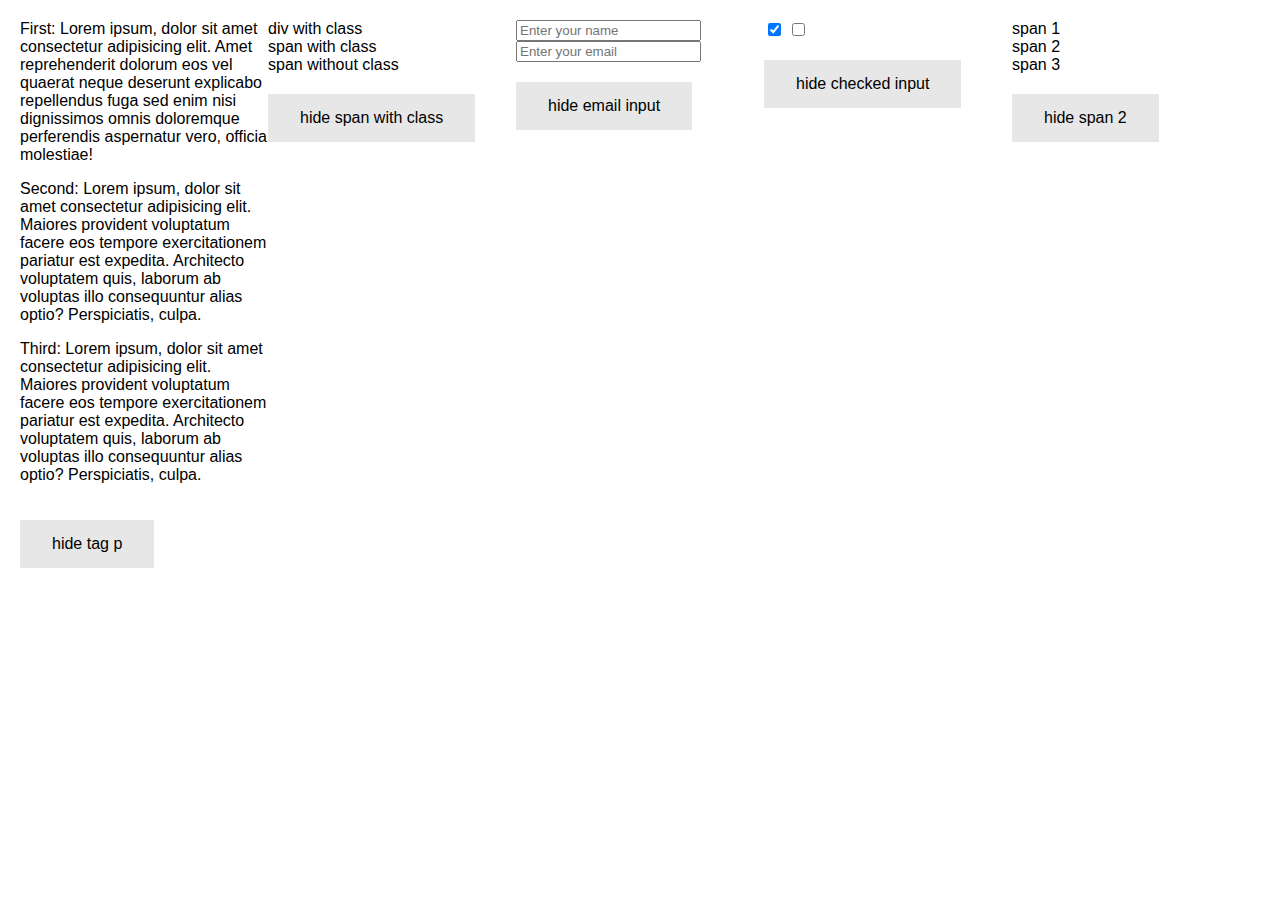
<file: hide-elements/index.html>
<!DOCTYPE html>
<html lang="en">
  <head>
    <meta charset="UTF-8" />
    <meta name="viewport" content="width=device-width, initial-scale=1.0" />
    <title>Hide Elements</title>
    <link rel="stylesheet" href="./style.css" />
  </head>
  <body>
    <section>
      <p>
        First: Lorem ipsum, dolor sit amet consectetur adipisicing elit. Amet
        reprehenderit dolorum eos vel quaerat neque deserunt explicabo
        repellendus fuga sed enim nisi dignissimos omnis doloremque perferendis
        aspernatur vero, officia molestiae!
      </p>
      <p>
        Second: Lorem ipsum, dolor sit amet consectetur adipisicing elit.
        Maiores provident voluptatum facere eos tempore exercitationem pariatur
        est expedita. Architecto voluptatem quis, laborum ab voluptas illo
        consequuntur alias optio? Perspiciatis, culpa.
      </p>
      <p>
        Third: Lorem ipsum, dolor sit amet consectetur adipisicing elit. Maiores
        provident voluptatum facere eos tempore exercitationem pariatur est
        expedita. Architecto voluptatem quis, laborum ab voluptas illo
        consequuntur alias optio? Perspiciatis, culpa.
      </p>
      <button id="btn1">hide tag p</button>
    </section>

    <section>
      <div class="my-span">div with class</div>
      <span class="my-span">span with class</span>
      <span>span without class</span>
      <button id="btn2">hide span with class</button>
    </section>

    <section>
      <input type="text" placeholder="Enter your name" />
      <input type="email" placeholder="Enter your email" />
      <button id="btn3">hide email input</button>
    </section>

    <section>
      <input type="checkbox" checked />
      <input type="checkbox" />
      <br />
      <button id="btn4">hide checked input</button>
    </section>

    <section>
      <div id="my-div">
        <span>span 1</span>
        <div>
          <span>span 2</span>
          <div>
            <span>span 3</span>
          </div>
        </div>
      </div>
      <button id="btn5">hide span 2</button>
    </section>

    <script src="./jquery.js"></script>
    <script src="./script.js"></script>
  </body>
</html>
</file>
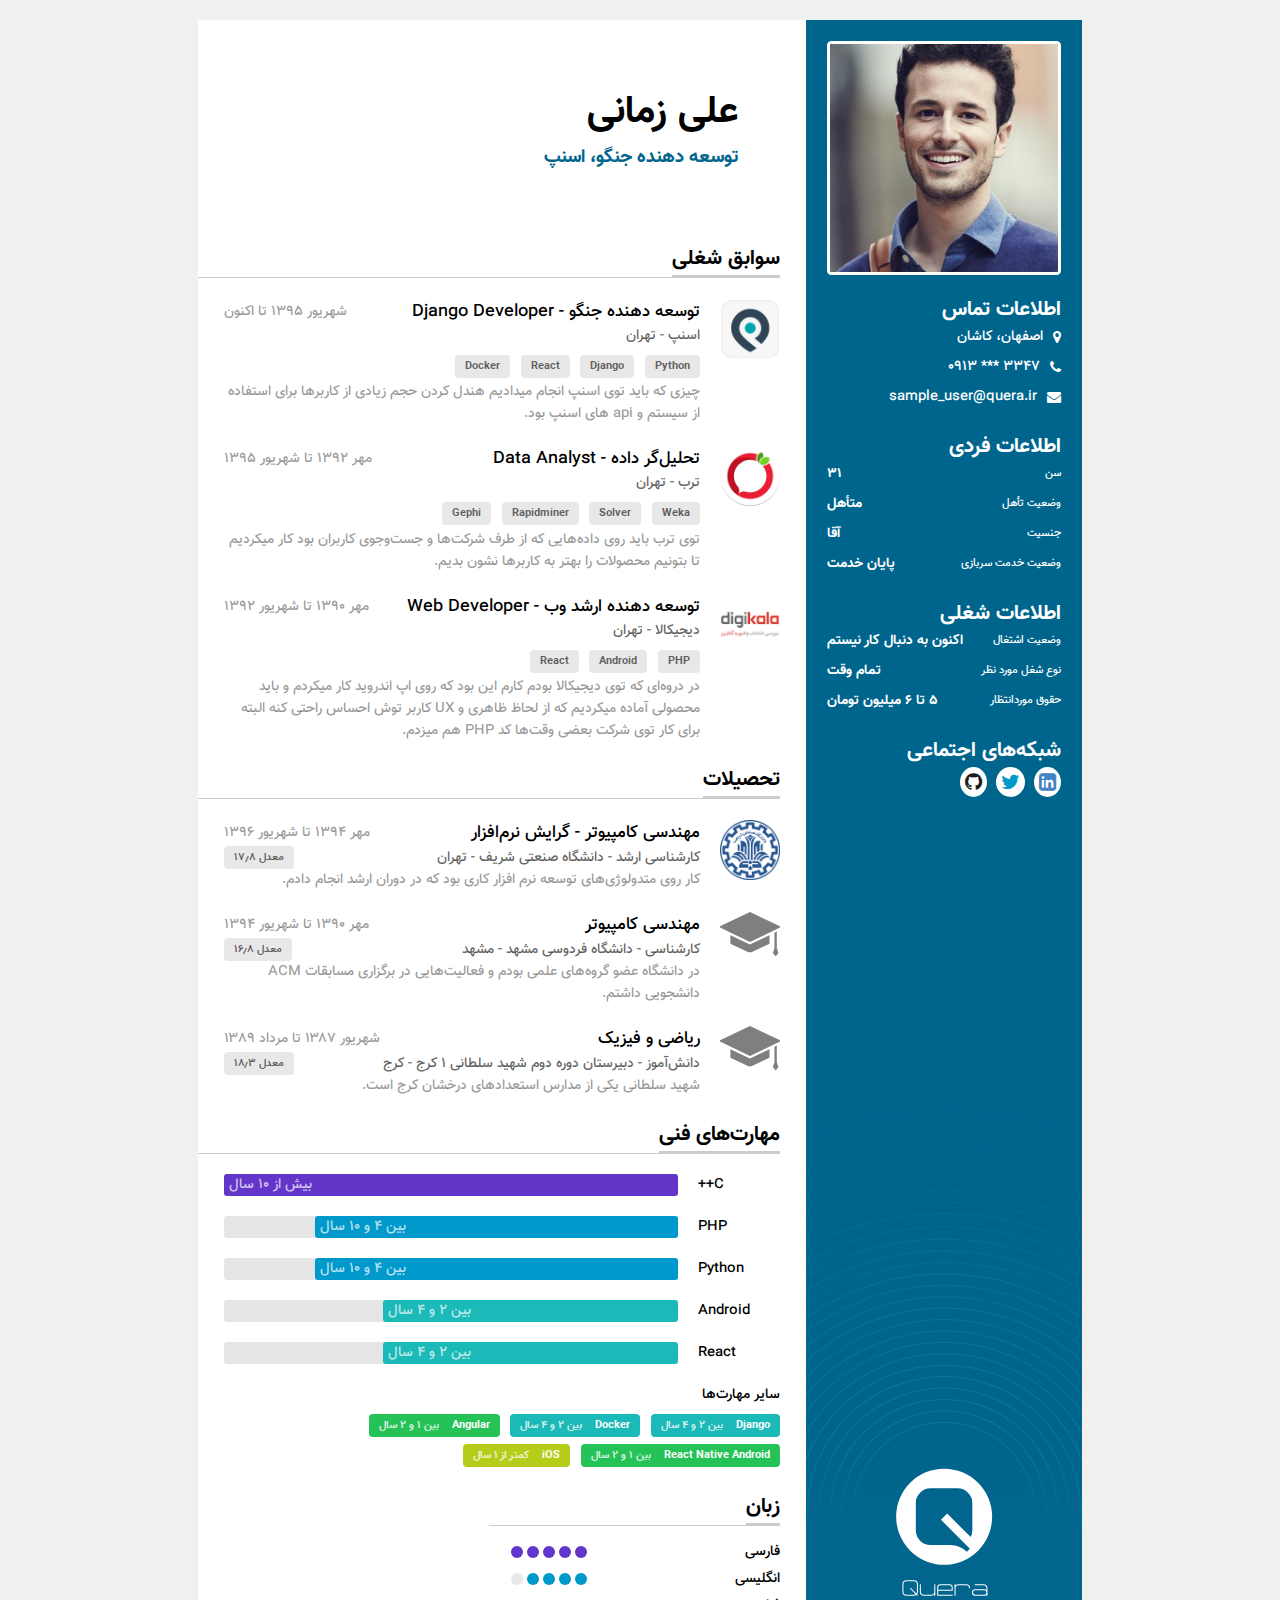
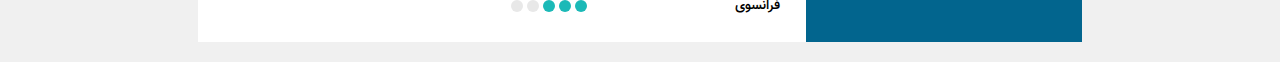
<file: qcv-part4/index.html>
<!DOCTYPE html>
<html lang="fa">
  <head>
    <meta charset="UTF-8" />
    <meta name="viewport" content="width=device-width, initial-scale=1.0" />
    <title>علی زمانی | Quera</title>
    <link rel="stylesheet" href="style.css" />
    <link
      rel="stylesheet"
      href="https://cdnjs.cloudflare.com/ajax/libs/font-awesome/4.7.0/css/font-awesome.min.css"
    />
    <link rel="shortcut icon" href="assets/favicon.ico" />
  </head>
  <body>
    <div class="container">
      <div class="sidebar">
        <div class="sidebar-back-color"></div>
        <div class="sidebar-back-image"></div>

        <div class="avatar">
          <img src="assets/avatar.jpg" alt="avatar" />
        </div>

        <div class="sidebar-section contact-info">
          <h2>اطلاعات تماس</h2>
          <div class="items">
            <div class="row">
              <i class="fa fa-map-marker"></i><span>اصفهان، کاشان </span>
            </div>
            <div class="row">
              <i class="fa fa-phone"></i><span dir="ltr"> ۰۹۱۳ *** ۳۳۴۷</span>
            </div>
            <div class="row">
              <i class="fa fa-envelope"></i><span>sample_user@quera.ir</span>
            </div>
          </div>
        </div>

        <div class="sidebar-section personal-info">
          <h2>اطلاعات فردی</h2>
          <div class="items">
            <div class="row">
              <span class="text-sm">سن</span>
              <span class="font-bold">۳۱</span>
            </div>
            <div class="row">
              <span class="text-sm">وضعیت تأهل </span>
              <span class="font-bold">متأهل</span>
            </div>
            <div class="row">
              <span class="text-sm">جنسیت </span>
              <span class="font-bold">آقا</span>
            </div>
            <div class="row">
              <span class="text-sm">وضعیت خدمت سربازی </span>
              <span class="font-bold">پایان خدمت </span>
            </div>
          </div>
        </div>

        <div class="sidebar-section job-info">
          <h2>اطلاعات شغلی</h2>
          <div class="items">
            <div class="row">
              <span class="text-sm">وضعیت اشتغال </span>
              <span class="font-bold">اکنون به دنبال کار نیستم </span>
            </div>
            <div class="row">
              <span class="text-sm">نوع شغل مورد نظر </span>
              <span class="font-bold">تمام وقت </span>
            </div>
            <div class="row">
              <span class="text-sm">حقوق موردانتظار </span>
              <span class="font-bold">۵ تا ۶ میلیون تومان </span>
            </div>
          </div>
        </div>

        <div class="social-links">
          <h2>شبکه‌های اجتماعی</h2>
          <div class="links">
            <a href="#"><i class="fa fa-linkedin-square linkedin"></i></a>
            <a href="#"><i class="fa fa-twitter twitter"></i></a>
            <a href="#"><i class="fa fa-github github"></i></a>
          </div>
        </div>
      </div>
      <main class="main">
        <header class="name">
          <h1 class="text-xl">علی زمانی</h1>
          <small>توسعه دهنده جنگو، اسنپ </small>
        </header>

        <section class="main-section job-experiences">
          <div class="section-header">
            <h2>سوابق شغلی</h2>
          </div>
          <div class="items">
            <div class="item">
              <div class="image">
                <img src="assets/snapp.png" alt="job" width="60" />
              </div>
              <div class="content">
                <div class="row">
                  <h3 class="title text-lg">
                    توسعه دهنده جنگو - Django Developer
                  </h3>
                  <div class="date text-gray">شهریور ۱۳۹۵ تا اکنون</div>
                </div>
                <div class="meta text-dark-gray">اسنپ - تهران</div>
                <div class="extra">
                  <span class="label">Python</span>
                  <span class="label">Django</span>
                  <span class="label">React</span>
                  <span class="label">Docker</span>
                </div>
                <p class="text-gray">
                  چیزی که باید توی اسنپ انجام میدادیم هندل کردن حجم زیادی از
                  کاربرها برای استفاده از سیستم و api ‌های اسنپ بود.
                </p>
              </div>
            </div>

            <div class="item">
              <div class="image">
                <img src="assets/torob.png" alt="job" width="60" />
              </div>
              <div class="content">
                <div class="row">
                  <h3 class="title text-lg">تحلیل‌گر داده - Data Analyst</h3>
                  <div class="date text-gray">مهر ۱۳۹۲ تا شهریور ۱۳۹۵</div>
                </div>
                <div class="meta text-dark-gray">ترب - تهران</div>
                <div class="extra">
                  <span class="label">Weka</span>
                  <span class="label">Solver</span>
                  <span class="label">Rapidminer</span>
                  <span class="label">Gephi</span>
                </div>
                <p class="text-gray">
                  توی ترب باید روی داده‌هایی که از طرف شرکت‌ها و جست‌وجوی
                  کاربران بود کار میکردیم تا بتونیم محصولات را بهتر به کاربر‌ها
                  نشون بدیم.
                </p>
              </div>
            </div>

            <div class="item">
              <div class="image">
                <img src="assets/digikala.png" alt="job" width="60" />
              </div>
              <div class="content">
                <div class="row">
                  <h3 class="title text-lg">
                    توسعه دهنده ارشد وب - Web Developer
                  </h3>
                  <div class="date text-gray">مهر ۱۳۹۰ تا شهریور ۱۳۹۲</div>
                </div>
                <div class="meta text-dark-gray">دیجیکالا - تهران</div>
                <div class="extra">
                  <span class="label">PHP</span>
                  <span class="label">Android</span>
                  <span class="label">React</span>
                </div>
                <p class="text-gray">
                  در دروه‌ای که توی دیجیکالا بودم کارم این بود که روی اپ اندروید
                  کار میکردم و باید محصولی آماده میکردیم که از لحاظ ظاهری و UX
                  کاربر توش احساس راحتی کنه البته برای کار توی شرکت بعضی وقت‌ها
                  کد PHP هم میزدم.
                </p>
              </div>
            </div>
          </div>
        </section>

        <section class="main-section education">
          <div class="section-header">
            <h2>تحصیلات</h2>
          </div>
          <div class="items">
            <div class="item">
              <div class="image">
                <img src="assets/sharif.png" alt="education" width="60" />
              </div>
              <div class="content">
                <div class="row">
                  <h3 class="title text-lg">
                    مهندسی کامپیوتر - گرایش نرم‌افزار
                  </h3>
                  <div class="date text-gray">مهر ۱۳۹۴ تا شهریور ۱۳۹۶</div>
                </div>
                <div class="row">
                  <div class="meta text-dark-gray">
                    کارشناسی ارشد - دانشگاه صنعتی شریف - تهران
                  </div>
                  <span class="grade label">معدل ۱۷٫۸ </span>
                </div>
                <p class="text-gray">
                  کار روی متدولوژی‌های توسعه نرم افزار کاری بود که در دوران ارشد
                  انجام دادم.
                </p>
              </div>
            </div>

            <div class="item">
              <div class="image">
                <img src="assets/education.svg" alt="education" width="60" />
              </div>
              <div class="content">
                <div class="row">
                  <h3 class="title text-lg">مهندسی کامپیوتر</h3>
                  <div class="date text-gray">مهر ۱۳۹۰ تا شهریور ۱۳۹۴</div>
                </div>
                <div class="row">
                  <div class="meta text-dark-gray">
                    کارشناسی - دانشگاه فردوسی مشهد - مشهد
                  </div>
                  <span class="grade label">معدل ۱۶٫۸ </span>
                </div>
                <p class="text-gray">
                  در دانشگاه عضو گروه‌های علمی بودم و فعالیت‌هایی در برگزاری
                  مسابقات ACM دانشجویی داشتم.
                </p>
              </div>
            </div>

            <div class="item">
              <div class="image">
                <img src="assets/education.svg" alt="education" width="60" />
              </div>
              <div class="content">
                <div class="row">
                  <h3 class="title text-lg">ریاضی و فیزیک</h3>
                  <div class="date text-gray">شهریور ۱۳۸۷ تا مرداد ۱۳۸۹</div>
                </div>
                <div class="row">
                  <div class="meta text-dark-gray">
                    دانش‌آموز - دبیرستان دوره دوم شهید سلطانی ۱ کرج - کرج
                  </div>
                  <span class="grade label">معدل ۱۸٫۳ </span>
                </div>
                <p class="text-gray">
                  شهید سلطانی یکی از مدارس استعداد‌های درخشان کرج است.
                </p>
              </div>
            </div>
          </div>
        </section>

        <section class="main-section technical-skills">
          <div class="section-header">
            <h2>مهارت‌های فنی</h2>
          </div>

          <div class="skills">
            <div class="skill">
              <div class="skill-title">C++</div>
              <div class="skill-progress">
                <div class="bar" style="width: 100%; background-color: #6435c9">
                  <div>بیش از ۱۰ سال</div>
                </div>
              </div>
            </div>

            <div class="skill">
              <div class="skill-title">PHP</div>
              <div class="skill-progress">
                <div class="bar" style="width: 80%; background-color: #09c">
                  <div>بین ۴ و ۱۰ سال</div>
                </div>
              </div>
            </div>

            <div class="skill">
              <div class="skill-title">Python</div>
              <div class="skill-progress">
                <div class="bar" style="width: 80%; background-color: #09c">
                  <div>بین ۴ و ۱۰ سال</div>
                </div>
              </div>
            </div>

            <div class="skill">
              <div class="skill-title">Android</div>
              <div class="skill-progress">
                <div class="bar" style="width: 65%; background-color: #1bb9b7">
                  <div>بین ۲ و ۴ سال</div>
                </div>
              </div>
            </div>

            <div class="skill">
              <div class="skill-title">React</div>
              <div class="skill-progress">
                <div class="bar" style="width: 65%; background-color: #1bb9b7">
                  <div>بین ۲ و ۴ سال</div>
                </div>
              </div>
            </div>
          </div>

          <div class="other-skills">
            <h4>سایر مهارت‌ها</h4>

            <div>
              <div class="label" style="background-color: #1bb9b7">
                Django <span class="details">بین ۲ و ۴ سال</span>
              </div>

              <div class="label" style="background-color: #1bb9b7">
                Docker <span class="details">بین ۲ و ۴ سال</span>
              </div>

              <div class="label" style="background-color: #25c257">
                Angular
                <div class="details">بین ۱ و ۲ سال</div>
              </div>

              <div class="label" style="background-color: #25c257">
                React Native Android
                <div class="details">بین ۱ و ۲ سال</div>
              </div>

              <div class="label" style="background-color: #b5cc18">
                iOS
                <div class="details">کمتر از ۱ سال</div>
              </div>
            </div>
          </div>
        </section>

        <section class="main-section other">
          <div class="language">
            <div class="section-header">
              <h2>زبان</h2>
            </div >
            <!-- your code here... -->
            <div class="content">
              <div class="row">
                <div class="title">فارسی</div>
                <div class="circle-group">
                  <div class="circle violet"></div>
                  <div class="circle violet"></div>
                  <div class="circle violet"></div>
                  <div class="circle violet"></div>
                  <div class="circle violet"></div>
                </div>
              </div>
              <div class="row">
                <div class="title">انگلیسی</div>
                <div class="circle-group">
                  <div class="circle blue"></div>
                  <div class="circle blue"></div>
                  <div class="circle blue"></div>
                  <div class="circle blue"></div>
                  <div class="circle"></div>
                </div>
              </div>
              <div class="row">
                <div class="title">فرانسوی</div>
                <div class="circle-group">
                  <div class="circle teal"></div>
                  <div class="circle teal"></div>
                  <div class="circle teal"></div>
                  <div class="circle"></div>
                  <div class="circle"></div>
                </div>
              </div>
            </div>
          </div>
        </section>
      </main>
    </div>
  </body>
</html>
</file>
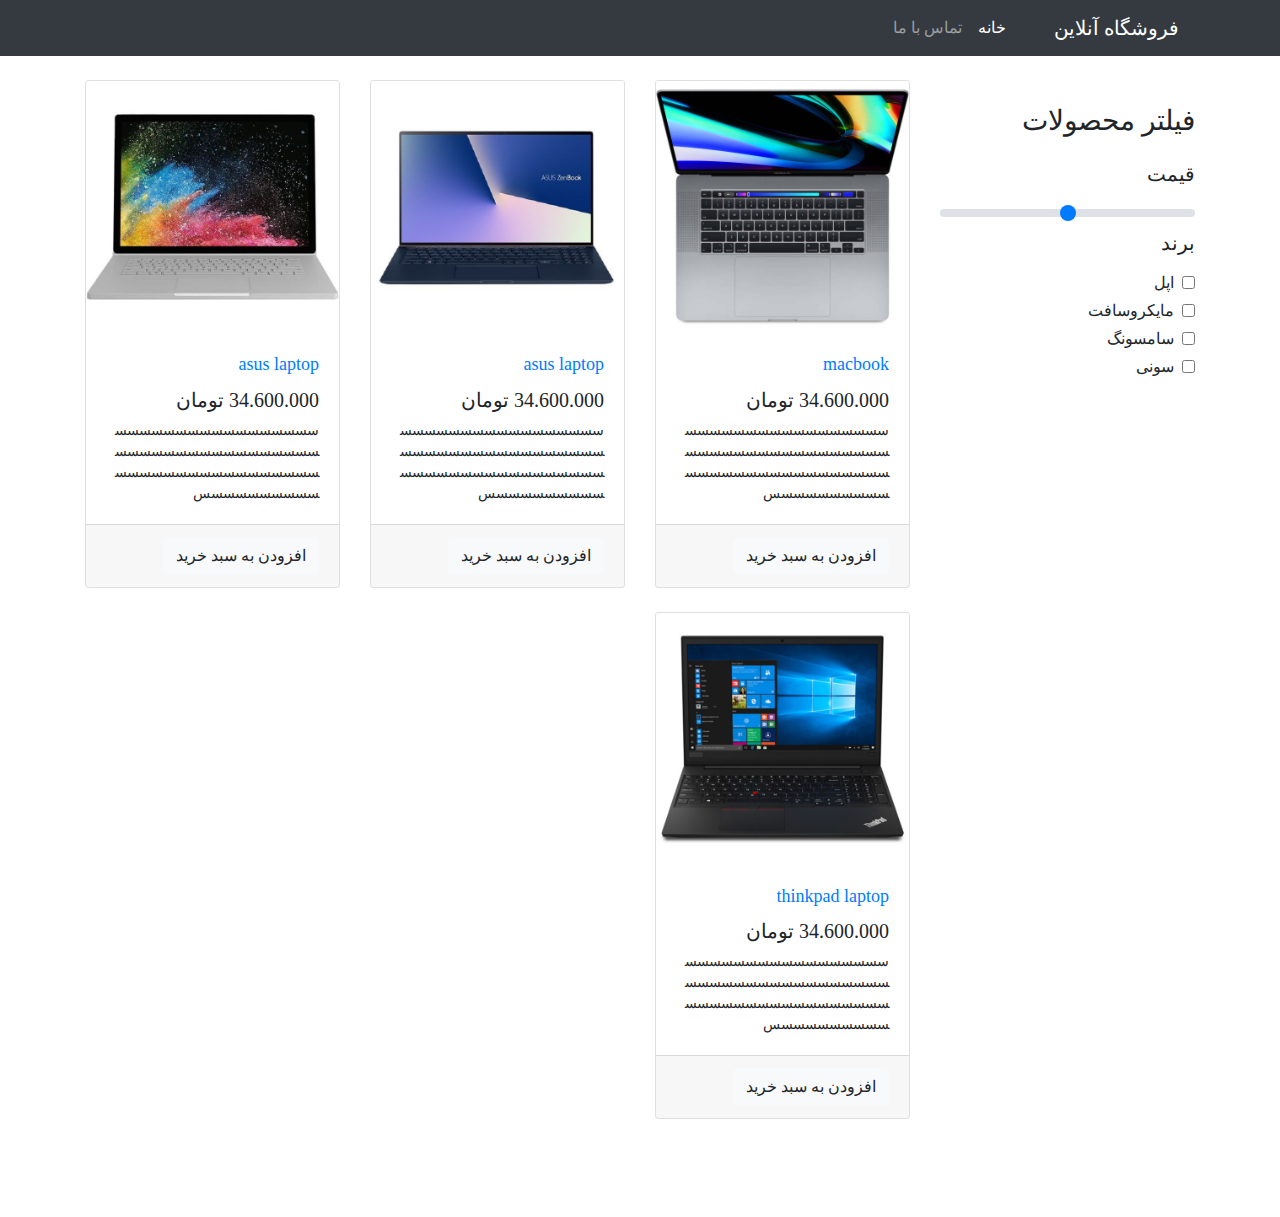
<file: shop1-part2/index.html>
<!DOCTYPE html>
<html lang="fa">
  <head>
    <meta charset="UTF-8" />
    <meta name="viewport" content="width=device-width, initial-scale=1.0" />
    <title>فروشگاه | خانه</title>

    <link rel="stylesheet" href="css/bootstrap.min.css" />
    <link rel="stylesheet" href="css/style.css" />
  </head>
  <body>
    <nav class="navbar navbar-expand-lg navbar-dark bg-dark fixed-top">
      <div class="container">
        <a class="navbar-brand" href="index.html">فروشگاه آنلاین</a>
        <button
          class="navbar-toggler"
          type="button"
          data-toggle="collapse"
          data-target="#navbarResponsive"
          aria-controls="navbarResponsive"
          aria-expanded="false"
          aria-label="Toggle navigation"
        >
          <span class="navbar-toggler-icon"></span>
        </button>
        <div class="collapse navbar-collapse" id="navbarResponsive">
          <ul class="navbar-nav">
            <li class="nav-item active">
              <a class="nav-link" href="index.html"
                >خانه
                <span class="sr-only">(current)</span>
              </a>
            </li>
            <li class="nav-item">
              <a class="nav-link" href="contact.html">تماس با ما</a>
            </li>
          </ul>
        </div>
      </div>
    </nav>

    <div class="container my-4">
      <div class="row">
        <div class="col-lg-3">
          <div class="filter">
            <h3 class="my-4">فیلتر محصولات</h3>
            <div class="priceFilter">
              <label for="priceRange"><h5>قیمت</h5></label>
              <input
                type="range"
                class="custom-range"
                min="0"
                max="5"
                step="0.5"
                id="priceRange"
              />
            </div>
            <div class="brandFilter">
              <h5 class="mb-3">برند</h5>
              <div class="my-1 d-flex align-items-center">
                <input type="checkbox" value="" id="appleBrand" class="ml-2" />
                <label for="appleBrand" class="my-0"> اپل </label>
              </div>

              <div class="my-1 d-flex align-items-center">
                <input
                  type="checkbox"
                  value=""
                  id="microsoftBrand"
                  class="ml-2"
                />
                <label for="microsoftBrand" class="my-0"> مایکروسافت </label>
              </div>

              <div class="my-1 d-flex align-items-center">
                <input
                  type="checkbox"
                  value=""
                  id="samsungBrand"
                  class="ml-2"
                />
                <label for="samsungBrand" class="my-0"> سامسونگ </label>
              </div>

              <div class="my-1 d-flex align-items-center">
                <input type="checkbox" value="" id="sonyBrand" class="ml-2" />
                <label for="sonyBrand" class="my-0"> سونی </label>
              </div>
            </div>
          </div>
        </div>

        <div class="col-lg-9">
          <div class="row" id="product-list">
            <div class="product col-lg-4 col-md-6 col-sm-12 mb-4">
              <div class="card h-100">
                <img class="card-img-top" src="./images/macbook.jpg" alt="Card image cap">
                <div class="card-body">
                  <h4 class="card-title text-primary">macbook</h4>
                  <h5>34.600.000 تومان</h5>
                  <p class="card-text">سسسسسسسسسسسسسسسسسسسسسسسسسسسسسسسسسسسسسسسسسسسسسسسسسسسسسسسسسسسسس</p>
                </div>
                <div class="card-footer">
                  <button class="btn btn-light">افزودن به سبد خرید</button>
                </div>
              </div>
            </div>
            <div class="product col-lg-4 col-md-6 col-sm-12 mb-4">
              <div class="card h-100">
                <img class="card-img-top" src="./images/asus.jpg" alt="Card image cap">
                <div class="card-body">
                  <h4 class="card-title text-primary">asus laptop</h4>
                  <h5>34.600.000 تومان</h5>
                  <p class="card-text">سسسسسسسسسسسسسسسسسسسسسسسسسسسسسسسسسسسسسسسسسسسسسسسسسسسسسسسسسسسسس</p>
                </div>
                <div class="card-footer">
                  <button class="btn btn-light">افزودن به سبد خرید</button>
                </div>
              </div>
            </div>
            <div class="product col-lg-4 col-md-6 col-sm-12 mb-4">
              <div class="card h-100">
                <img class="card-img-top" src="./images/surface.jpg" alt="Card image cap">
                <div class="card-body">
                  <h4 class="card-title text-primary">asus laptop</h4>
                  <h5>34.600.000 تومان</h5>
                  <p class="card-text">سسسسسسسسسسسسسسسسسسسسسسسسسسسسسسسسسسسسسسسسسسسسسسسسسسسسسسسسسسسسس</p>
                </div>
                <div class="card-footer">
                  <button class="btn btn-light">افزودن به سبد خرید</button>
                </div>
              </div>
            </div>
            <div class="product col-lg-4 col-md-6 col-sm-12 mb-4">
              <div class="card h-100">
                <img class="card-img-top" src="./images/thinkpad.jpg" alt="Card image cap">
                <div class="card-body">
                  <h4 class="card-title text-primary">thinkpad laptop</h4>
                  <h5>34.600.000 تومان</h5>
                  <p class="card-text">سسسسسسسسسسسسسسسسسسسسسسسسسسسسسسسسسسسسسسسسسسسسسسسسسسسسسسسسسسسسس</p>
                </div>
                <div class="card-footer">
                  <button class="btn btn-light">افزودن به سبد خرید</button>
                </div>
              </div>
            </div>
          </div>
        </div>
      </div>
    </div>

    <script src="js/jquery-3.5.1.slim.min.js"></script>
    <script src="js/bootstrap.min.js"></script>
  </body>
</html>
</file>
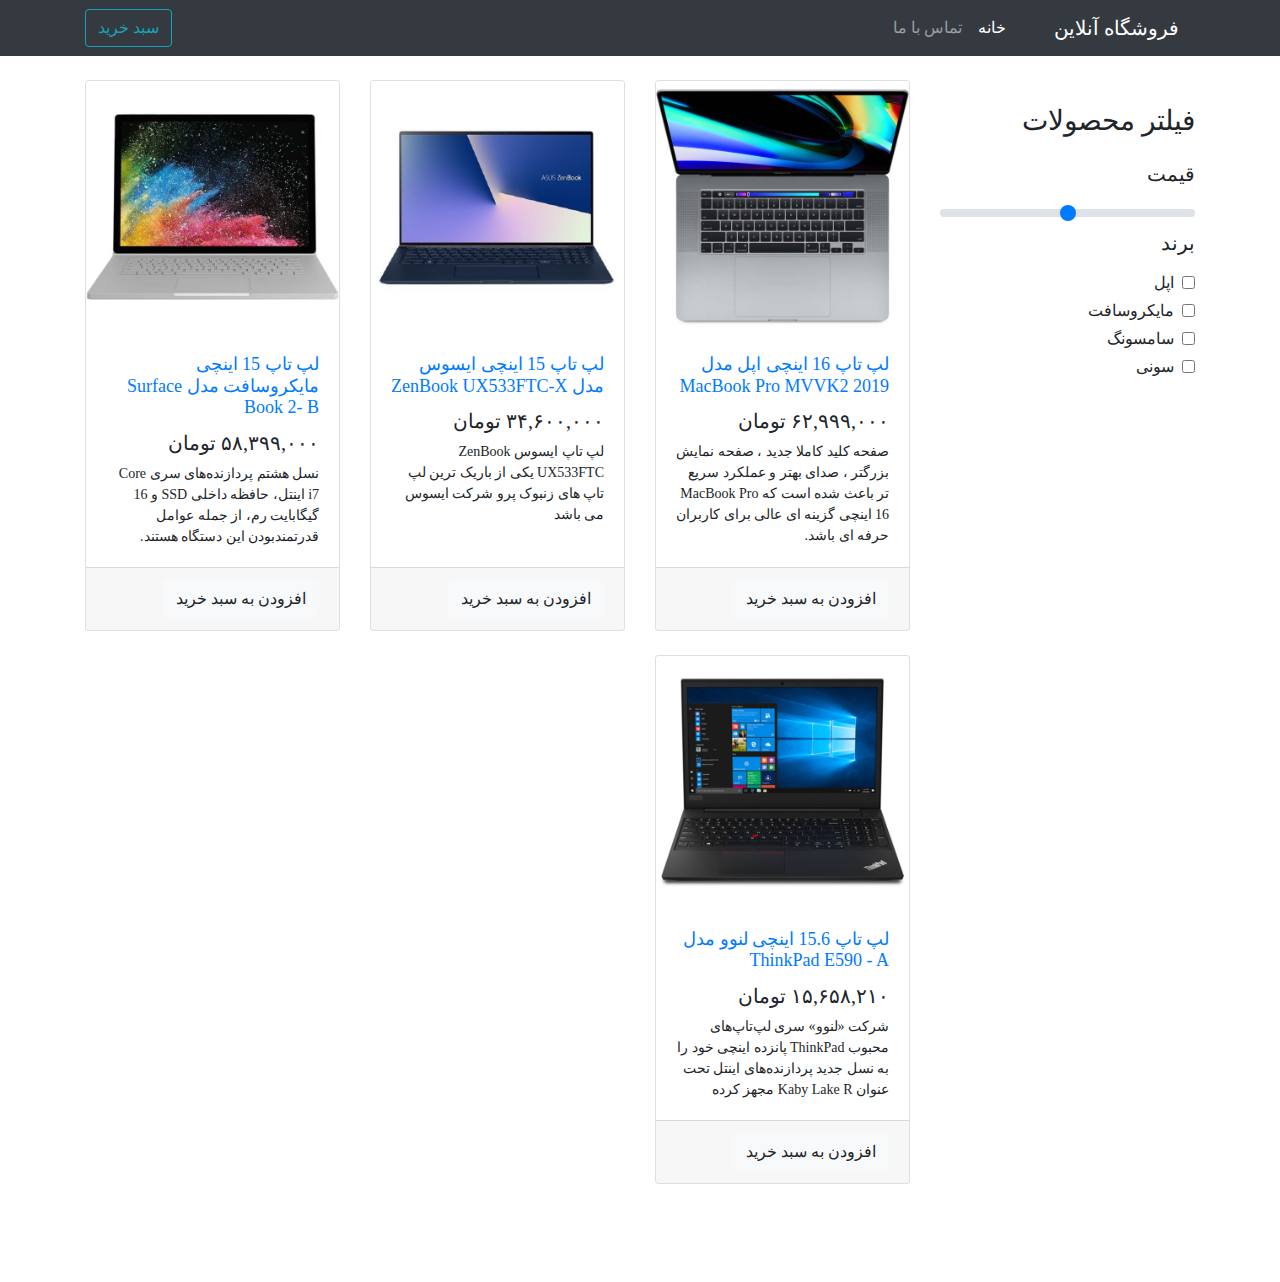
<file: shop1-part3/index.html>
<!DOCTYPE html>
<html lang="fa">
  <head>
    <meta charset="UTF-8" />
    <meta name="viewport" content="width=device-width, initial-scale=1.0" />
    <title>فروشگاه | خانه</title>

    <link rel="stylesheet" href="css/bootstrap.min.css" />
    <link rel="stylesheet" href="css/style.css" />
  </head>
  <body>
    <nav class="navbar navbar-expand-lg navbar-dark bg-dark fixed-top">
      <div class="container">
        <a class="navbar-brand" href="index.html">فروشگاه آنلاین</a>
        <button
          class="navbar-toggler"
          type="button"
          data-toggle="collapse"
          data-target="#navbarResponsive"
          aria-controls="navbarResponsive"
          aria-expanded="false"
          aria-label="Toggle navigation"
        >
          <span class="navbar-toggler-icon"></span>
        </button>
        <div
          class="collapse navbar-collapse justify-content-between"
          id="navbarResponsive"
        >
          <ul class="navbar-nav">
            <li class="nav-item active">
              <a class="nav-link" href="index.html"
                >خانه
                <span class="sr-only">(current)</span>
              </a>
            </li>
            <li class="nav-item">
              <a class="nav-link" href="contact.html">تماس با ما</a>
            </li>
          </ul>

          <ul class="navbar-nav">
            <li class="nav-item mr-2">
              <button
                class="nav-item btn btn-outline-info"
                data-toggle="modal"
                data-target="#cartModal"
              >
                سبد خرید
              </button>
            </li>
          </ul>
        </div>
      </div>
    </nav>

    <div
      class="modal fade"
      id="cartModal"
      tabindex="-1"
      role="dialog"
      aria-labelledby="cartModalLabel"
      aria-hidden="true"
    >
      <div class="modal-dialog">
        <div class="modal-content">
          <div class="modal-header">
            <h5 class="modal-title" id="cartModalLabel">سبد خرید</h5>
            <button
              type="button"
              class="close ml-0 mt-0 p-2"
              data-dismiss="modal"
              aria-label="Close"
            >
              <span aria-hidden="true">&times;</span>
            </button>
          </div>
          <div class="modal-body">
            <div class="cart mb-5">
              <!-- list group here -->

              <div class="list-group">
                <div class="list-group-item d-flex justify-content-between align-items-center" >
                  <span>آیتم اول</span>
                  <div>
                    <button class="btn">+</button>
                    <span>12</span>
                    <button class="btn">-</button>
                  </div>
                </div>
                <div class="list-group-item d-flex justify-content-between align-items-center" >
                  <span>آیتم دوم</span>
                  <div>
                    <button class="btn">+</button>
                    <span>12</span>
                    <button class="btn">-</button>
                  </div>
                </div>
              </div>
            </div>
          </div>
          <div class="modal-footer">
           <!-- modal buttons here -->
           <button type="button" class="btn btn-secondary" data-dismiss="modal">بستن</button>
           <button type="button" class="btn btn-primary">خرید</button>
          </div>
        </div>
      </div>
    </div>

    <div class="container my-4">
      <div class="row">
        <div class="col-lg-3">
          <div class="filter">
            <h3 class="my-4">فیلتر محصولات</h3>
            <div class="priceFilter">
              <label for="priceRange"><h5>قیمت</h5></label>
              <input
                type="range"
                class="custom-range"
                min="0"
                max="5"
                step="0.5"
                id="priceRange"
              />
            </div>
            <div class="brandFilter">
              <h5 class="mb-3">برند</h5>
              <div class="my-1 d-flex align-items-center">
                <input type="checkbox" value="" id="appleBrand" class="ml-2" />
                <label for="appleBrand" class="my-0"> اپل </label>
              </div>

              <div class="my-1 d-flex align-items-center">
                <input
                  type="checkbox"
                  value=""
                  id="microsoftBrand"
                  class="ml-2"
                />
                <label for="microsoftBrand" class="my-0"> مایکروسافت </label>
              </div>

              <div class="my-1 d-flex align-items-center">
                <input
                  type="checkbox"
                  value=""
                  id="samsungBrand"
                  class="ml-2"
                />
                <label for="samsungBrand" class="my-0"> سامسونگ </label>
              </div>

              <div class="my-1 d-flex align-items-center">
                <input type="checkbox" value="" id="sonyBrand" class="ml-2" />
                <label for="sonyBrand" class="my-0"> سونی </label>
              </div>
            </div>
          </div>
        </div>

        <div class="col-lg-9">
          <div class="row" id="product-list">
            <div class="product col-lg-4 col-md-6 mb-4">
              <div class="card h-100">
                <a href="#"
                  ><img
                    class="card-img-top"
                    src="images/macbook.jpg"
                    alt="عکس محصول"
                /></a>
                <div class="card-body">
                  <h4 class="card-title">
                    <a href="#"
                      >لپ تاپ 16 اینچی اپل مدل MacBook Pro MVVK2 2019</a
                    >
                  </h4>
                  <h5>۶۲,۹۹۹,۰۰۰ تومان</h5>
                  <p class="card-text">
                    صفحه کلید کاملا جدید ، صفحه نمایش بزرگتر ، صدای بهتر و
                    عملکرد سریع تر باعث شده است که MacBook Pro 16 اینچی گزینه ای
                    عالی برای کاربران حرفه ای باشد.
                  </p>
                </div>
                <div class="card-footer">
                  <button class="btn btn-light">افزودن به سبد خرید</button>
                </div>
              </div>
            </div>

            <div class="product col-lg-4 col-md-6 mb-4">
              <div class="card h-100">
                <a href="#"
                  ><img
                    class="card-img-top"
                    src="images/asus.jpg"
                    alt="عکس محصول"
                /></a>
                <div class="card-body">
                  <h4 class="card-title">
                    <a href="#">لپ تاپ 15 اینچی ایسوس مدل ZenBook UX533FTC-X</a>
                  </h4>
                  <h5>۳۴,۶۰۰,۰۰۰ تومان</h5>
                  <p class="card-text">
                    لپ تاپ ایسوس ZenBook UX533FTC یکی از باریک ترین لپ تاپ های
                    زنبوک پرو شرکت ایسوس می باشد
                  </p>
                </div>
                <div class="card-footer">
                  <button class="btn btn-light">افزودن به سبد خرید</button>
                </div>
              </div>
            </div>

            <div class="product col-lg-4 col-md-6 mb-4">
              <div class="card h-100">
                <a href="#"
                  ><img
                    class="card-img-top"
                    src="images/surface.jpg"
                    alt="عکس محصول"
                /></a>
                <div class="card-body">
                  <h4 class="card-title">
                    <a href="#"
                      >لپ تاپ 15 اینچی مایکروسافت مدل Surface Book 2- B</a
                    >
                  </h4>
                  <h5>۵۸,۳۹۹,۰۰۰ تومان</h5>
                  <p class="card-text">
                    نسل هشتم پردازنده‌های سری Core i7 اینتل، حافظه داخلی SSD و
                    16 گیگابایت رم، از جمله عوامل قدرتمندبودن این دستگاه هستند.
                  </p>
                </div>
                <div class="card-footer">
                  <button class="btn btn-light">افزودن به سبد خرید</button>
                </div>
              </div>
            </div>

            <div class="product col-lg-4 col-md-6 mb-4">
              <div class="card h-100">
                <a href="#"
                  ><img
                    class="card-img-top"
                    src="images/thinkpad.jpg"
                    alt="عکس محصول"
                /></a>
                <div class="card-body">
                  <h4 class="card-title">
                    <a href="#">لپ تاپ 15.6 اینچی لنوو مدل ThinkPad E590 - A</a>
                  </h4>
                  <h5>۱۵,۶۵۸,۲۱۰ تومان</h5>
                  <p class="card-text">
                    شرکت «لنوو» سری لپ‌تاپ‌های محبوب ThinkPad پانزده اینچی خود
                    را به نسل جدید پردازنده‌های اینتل تحت عنوان Kaby Lake R مجهز
                    کرده
                  </p>
                </div>
                <div class="card-footer">
                  <button class="btn btn-light">افزودن به سبد خرید</button>
                </div>
              </div>
            </div>
          </div>
        </div>
      </div>
    </div>

    <script src="js/jquery-3.5.1.slim.min.js"></script>
    <script src="js/bootstrap.min.js"></script>
  </body>
</html>
</file>
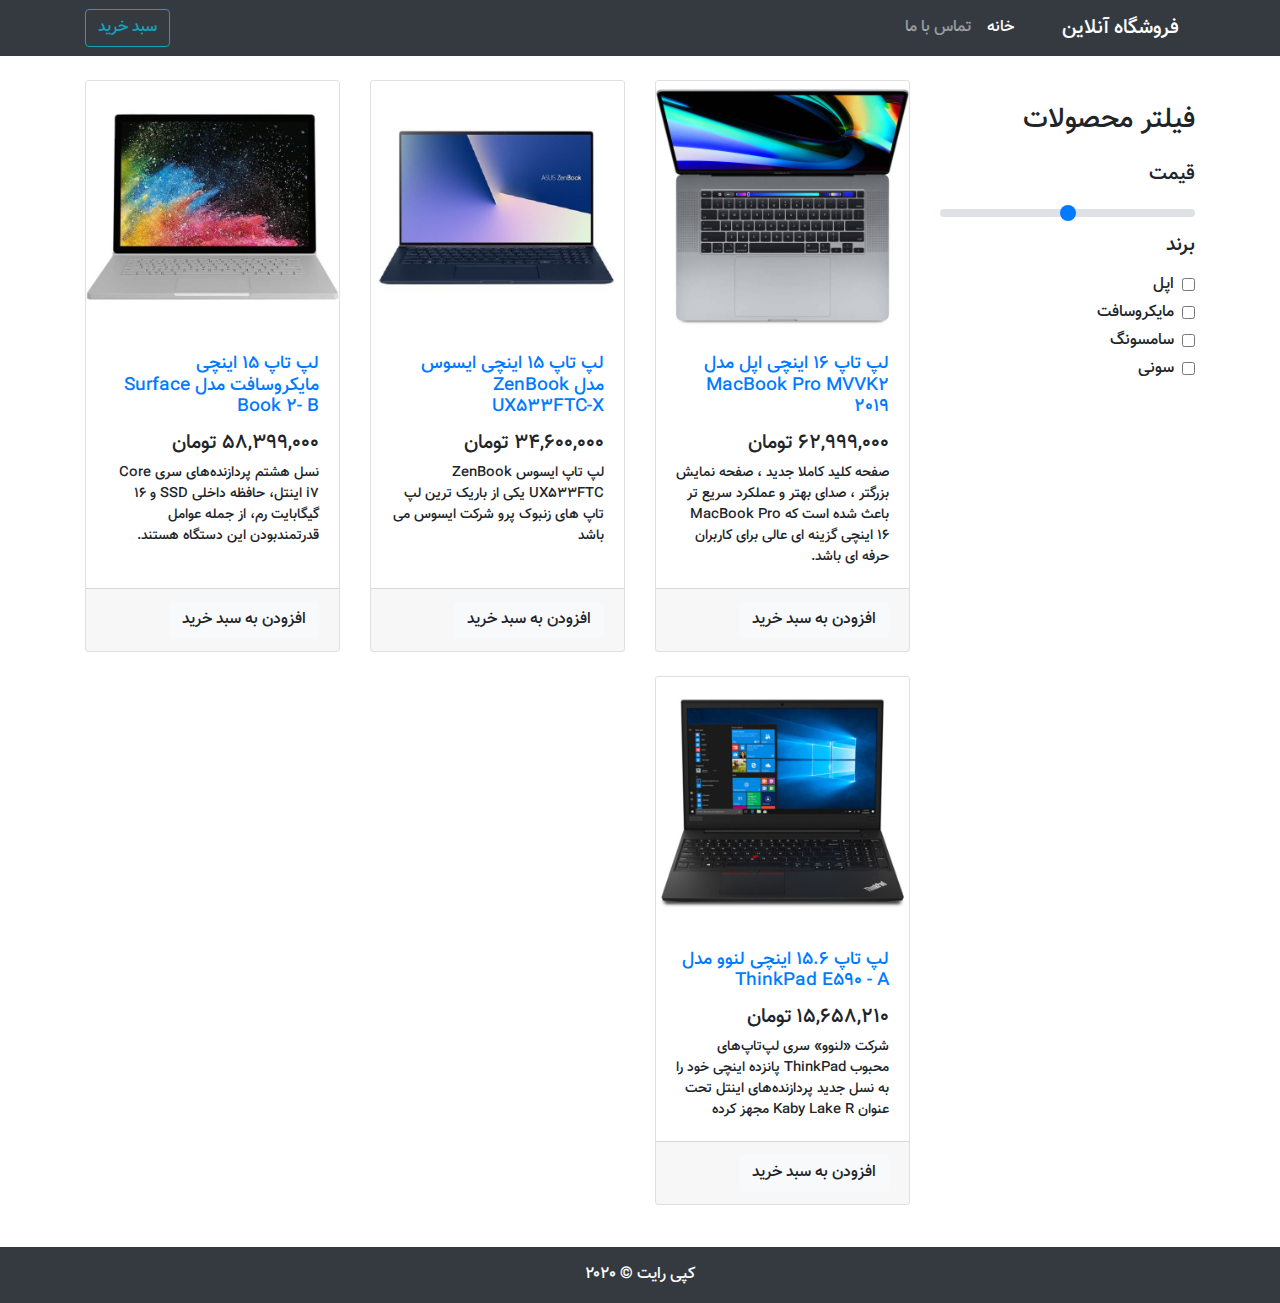
<file: shop1-part4/index.html>
<!DOCTYPE html>
<html lang="fa">
  <head>
    <meta charset="UTF-8" />
    <meta name="viewport" content="width=device-width, initial-scale=1.0" />
    <title>فروشگاه | خانه</title>

    <link rel="stylesheet" href="css/bootstrap.min.css" />
    <link rel="stylesheet" href="css/style.css" />
  </head>
  <body>
    <nav class="navbar navbar-expand-lg navbar-dark bg-dark fixed-top">
      <div class="container">
        <a class="navbar-brand" href="index.html">فروشگاه آنلاین</a>
        <button
          class="navbar-toggler"
          type="button"
          data-toggle="collapse"
          data-target="#navbarResponsive"
          aria-controls="navbarResponsive"
          aria-expanded="false"
          aria-label="Toggle navigation"
        >
          <span class="navbar-toggler-icon"></span>
        </button>
        <div
          class="collapse navbar-collapse justify-content-between"
          id="navbarResponsive"
        >
          <ul class="navbar-nav">
            <li class="nav-item active">
              <a class="nav-link" href="index.html"
                >خانه
                <span class="sr-only">(current)</span>
              </a>
            </li>
            <li class="nav-item">
              <a class="nav-link" href="contact.html">تماس با ما</a>
            </li>
          </ul>

          <ul class="navbar-nav">
            <li class="nav-item mr-2">
              <button
                class="nav-item btn btn-outline-info"
                data-toggle="modal"
                data-target="#cartModal"
              >
                سبد خرید
              </button>
            </li>
          </ul>
        </div>
      </div>
    </nav>

    <div
      class="modal fade"
      id="cartModal"
      tabindex="-1"
      role="dialog"
      aria-labelledby="cartModalLabel"
      aria-hidden="true"
    >
      <div class="modal-dialog">
        <div class="modal-content">
          <div class="modal-header">
            <h5 class="modal-title" id="cartModalLabel">سبد خرید</h5>
            <button
              type="button"
              class="close ml-0 mt-0 p-2"
              data-dismiss="modal"
              aria-label="Close"
            >
              <span aria-hidden="true">&times;</span>
            </button>
          </div>
          <div class="modal-body">
            <div class="cart mb-5">
              <div class="list-group">
                <div
                  class="list-group-item d-flex justify-content-between align-items-center"
                >
                  <span>ایتم اول</span>
                  <div>
                    <button class="btn">+</button><span>۴</span
                    ><button class="btn">-</button>
                  </div>
                </div>
                <div
                  class="list-group-item d-flex justify-content-between align-items-center"
                >
                  <span>ایتم دوم</span>
                  <div>
                    <button class="btn">+</button><span>۱۲</span
                    ><button class="btn">-</button>
                  </div>
                </div>
              </div>
            </div>
          </div>
          <div class="modal-footer">
            <button
              type="button"
              class="btn btn-secondary"
              data-dismiss="modal"
            >
              بستن
            </button>
            <button type="button" class="btn btn-primary">خرید</button>
          </div>
        </div>
      </div>
    </div>

    <div class="container my-4">
      <div class="row">
        <div class="col-lg-3">
          <div class="filter">
            <h3 class="my-4">فیلتر محصولات</h3>
            <div class="priceFilter">
              <label for="priceRange"><h5>قیمت</h5></label>
              <input
                type="range"
                class="custom-range"
                min="0"
                max="5"
                step="0.5"
                id="priceRange"
              />
            </div>
            <div class="brandFilter">
              <h5 class="mb-3">برند</h5>
              <div class="my-1 d-flex align-items-center">
                <input type="checkbox" value="" id="appleBrand" class="ml-2" />
                <label for="appleBrand" class="my-0"> اپل </label>
              </div>

              <div class="my-1 d-flex align-items-center">
                <input
                  type="checkbox"
                  value=""
                  id="microsoftBrand"
                  class="ml-2"
                />
                <label for="microsoftBrand" class="my-0"> مایکروسافت </label>
              </div>

              <div class="my-1 d-flex align-items-center">
                <input
                  type="checkbox"
                  value=""
                  id="samsungBrand"
                  class="ml-2"
                />
                <label for="samsungBrand" class="my-0"> سامسونگ </label>
              </div>

              <div class="my-1 d-flex align-items-center">
                <input type="checkbox" value="" id="sonyBrand" class="ml-2" />
                <label for="sonyBrand" class="my-0"> سونی </label>
              </div>
            </div>
          </div>
        </div>

        <div class="col-lg-9">
          <div class="row" id="product-list">
            <div class="product col-lg-4 col-md-6 mb-4">
              <div class="card h-100">
                <a href="#"
                  ><img
                    class="card-img-top"
                    src="images/macbook.jpg"
                    alt="عکس محصول"
                /></a>
                <div class="card-body">
                  <h4 class="card-title">
                    <a href="#"
                      >لپ تاپ 16 اینچی اپل مدل MacBook Pro MVVK2 2019</a
                    >
                  </h4>
                  <h5>۶۲,۹۹۹,۰۰۰ تومان</h5>
                  <p class="card-text">
                    صفحه کلید کاملا جدید ، صفحه نمایش بزرگتر ، صدای بهتر و
                    عملکرد سریع تر باعث شده است که MacBook Pro 16 اینچی گزینه ای
                    عالی برای کاربران حرفه ای باشد.
                  </p>
                </div>
                <div class="card-footer">
                  <button class="btn btn-light">افزودن به سبد خرید</button>
                </div>
              </div>
            </div>

            <div class="product col-lg-4 col-md-6 mb-4">
              <div class="card h-100">
                <a href="#"
                  ><img
                    class="card-img-top"
                    src="images/asus.jpg"
                    alt="عکس محصول"
                /></a>
                <div class="card-body">
                  <h4 class="card-title">
                    <a href="#">لپ تاپ 15 اینچی ایسوس مدل ZenBook UX533FTC-X</a>
                  </h4>
                  <h5>۳۴,۶۰۰,۰۰۰ تومان</h5>
                  <p class="card-text">
                    لپ تاپ ایسوس ZenBook UX533FTC یکی از باریک ترین لپ تاپ های
                    زنبوک پرو شرکت ایسوس می باشد
                  </p>
                </div>
                <div class="card-footer">
                  <button class="btn btn-light">افزودن به سبد خرید</button>
                </div>
              </div>
            </div>

            <div class="product col-lg-4 col-md-6 mb-4">
              <div class="card h-100">
                <a href="#"
                  ><img
                    class="card-img-top"
                    src="images/surface.jpg"
                    alt="عکس محصول"
                /></a>
                <div class="card-body">
                  <h4 class="card-title">
                    <a href="#"
                      >لپ تاپ 15 اینچی مایکروسافت مدل Surface Book 2- B</a
                    >
                  </h4>
                  <h5>۵۸,۳۹۹,۰۰۰ تومان</h5>
                  <p class="card-text">
                    نسل هشتم پردازنده‌های سری Core i7 اینتل، حافظه داخلی SSD و
                    16 گیگابایت رم، از جمله عوامل قدرتمندبودن این دستگاه هستند.
                  </p>
                </div>
                <div class="card-footer">
                  <button class="btn btn-light">افزودن به سبد خرید</button>
                </div>
              </div>
            </div>

            <div class="product col-lg-4 col-md-6 mb-4">
              <div class="card h-100">
                <a href="#"
                  ><img
                    class="card-img-top"
                    src="images/thinkpad.jpg"
                    alt="عکس محصول"
                /></a>
                <div class="card-body">
                  <h4 class="card-title">
                    <a href="#">لپ تاپ 15.6 اینچی لنوو مدل ThinkPad E590 - A</a>
                  </h4>
                  <h5>۱۵,۶۵۸,۲۱۰ تومان</h5>
                  <p class="card-text">
                    شرکت «لنوو» سری لپ‌تاپ‌های محبوب ThinkPad پانزده اینچی خود
                    را به نسل جدید پردازنده‌های اینتل تحت عنوان Kaby Lake R مجهز
                    کرده
                  </p>
                </div>
                <div class="card-footer">
                  <button class="btn btn-light">افزودن به سبد خرید</button>
                </div>
              </div>
            </div>
          </div>
        </div>
      </div>
    </div>

    <footer class="py-3 bg-dark">
      <div class="container">
        <p class="m-0 text-center text-white">کپی رایت &copy; ۲۰۲۰</p>
      </div>
    </footer>

    <script src="js/jquery-3.5.1.slim.min.js"></script>
    <script src="js/bootstrap.min.js"></script>
  </body>
</html>
</file>
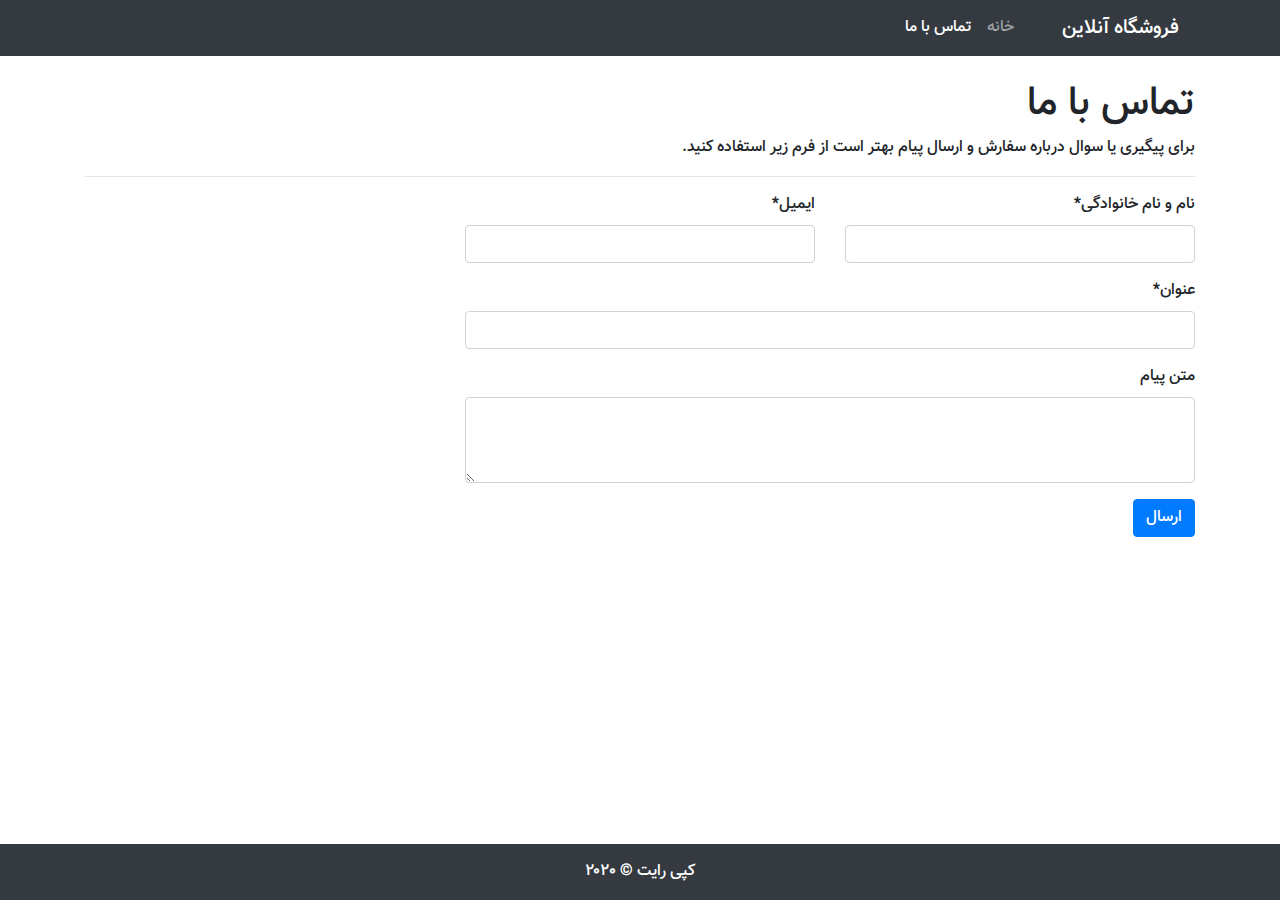
<file: shop1-part4/contact.html>
<!DOCTYPE html>
<html lang="fa">
  <head>
    <meta charset="UTF-8" />
    <meta name="viewport" content="width=device-width, initial-scale=1.0" />
    <title>فروشگاه | تماس با ما</title>

    <link rel="stylesheet" href="css/bootstrap.min.css" />
    <link rel="stylesheet" href="css/style.css" />
  </head>
  <body>
    <nav class="navbar navbar-expand-lg navbar-dark bg-dark fixed-top">
      <div class="container">
        <a class="navbar-brand" href="index.html">فروشگاه آنلاین</a>
        <button
          class="navbar-toggler"
          type="button"
          data-toggle="collapse"
          data-target="#navbarResponsive"
          aria-controls="navbarResponsive"
          aria-expanded="false"
          aria-label="Toggle navigation"
        >
          <span class="navbar-toggler-icon"></span>
        </button>
        <div
          class="collapse navbar-collapse justify-content-between"
          id="navbarResponsive"
        >
          <ul class="navbar-nav">
            <li class="nav-item">
              <a class="nav-link" href="index.html"
                >خانه
                <span class="sr-only">(current)</span>
              </a>
            </li>
            <li class="nav-item active">
              <a class="nav-link" href="contact.html">تماس با ما</a>
            </li>
          </ul>
        </div>
      </div>
    </nav>

    <div class="container my-4">
      <div class="row">
        <div class="col-md-12">
          <h1>تماس با ما</h1>
          <p>
            برای پیگیری یا سوال درباره سفارش و ارسال پیام بهتر است از فرم زیر
            استفاده کنید.
          </p>
          <hr />
          <form>
            <!-- your code here... -->
          </form>
        </div>
      </div>
      <form>
        <div class="row">
          <div class="form-group col-sm-12 col-md-4">
            <label for="nameInput">نام و نام خانوادگی*</label>
            <input type="password" class="form-control" id="nameInput" >
          </div>
          <div class="form-group col-sm-12 col-md-4 ">
            <label for="emailInput">ایمیل*</label>
            <input type="email" class="form-control" id="emailInput" aria-describedby="emailHelp">
          
          </div>
        </div>
        <div class="row">
          <div class="form-group col-sm-12 col-md-8">
            <label for="titleInput">عنوان*</label>
            <input type="password" class="form-control" id="titleInput" >
          </div>

          </div>
          <div class="row">
            <div class="form-group col-sm-12 col-md-8">
              <label for="textInput">متن پیام</label>
              <textarea class="form-control" id="textInput" rows="3"></textarea>
            </div>
        </div>


        <button type="submit" class="btn btn-primary">ارسال</button>
      </form>
    </div>

    <footer class="py-3 bg-dark">
      <div class="container">
        <p class="m-0 text-center text-white">کپی رایت &copy; ۲۰۲۰</p>
      </div>
    </footer>

    <script src="js/jquery-3.5.1.slim.min.js"></script>
    <script src="js/bootstrap.min.js"></script>
  </body>
</html>
</file>
<file: hide-elements/style.css>
body {
  display: flex;
  font-family: 'Segoe UI', Tahoma, Geneva, Verdana, sans-serif;
  margin: 20px;
}

p {
  margin-top: 0;
}

section {
  width: 300px;
}

button {
  border: 0;
  margin-top: 20px;
  padding: 15px 32px;
  cursor: pointer;
  background-color: #e7e7e7;
  color: black;
  font-size: 16px;
}

span {
  display: block;
}
</file>
<file: qcv-part4/style.css>
* {
  box-sizing: border-box;
  margin: 0;
  padding: 0;
}

@font-face {
  font-family: Vazir;
  src: url("./assets/Vazir.ttf");
  font-weight: normal;
}

@font-face {
  font-family: Vazir;
  src: url("./assets/Vazir-Bold.ttf");
  font-weight: bold;
}

html {
  font-size: 13px;
}

body {
  direction: rtl;
  margin: 0;
  padding: 0;
  font-size: 14px;
  font-family: Vazir, Tahoma, Helvetica, sans-serif;
  background: #f0f0f0;
}

a {
  text-decoration: none;
}

.container {
  width: 68rem;
  margin: 1.5rem auto;
  display: flex;
}

.font-bold {
  font-weight: bold;
}

.text-sm {
  font-size: 11px;
}

.text-lg {
  font-size: 17px;
  font-weight: 400;
}

.text-xl {
  font-size: 3rem;
}

.text-gray {
  color: rgba(0, 0, 0, 0.4);
}

.text-dark-gray {
  color: rgba(0, 0, 0, 0.6);
}

.label {
  display: inline-block;
  background-color: #e8e8e8;
  color: rgba(0, 0, 0, 0.6);
  font-weight: 700;
  border-radius: 4px;
  font-size: 0.84615385rem;
  margin: 0.25rem 0 0.25rem 0.5rem;
  padding: 3px 10px;
}

.label .details {
  margin-right: 10px;
  opacity: 0.8;
  display: inline-block;
}

/* ====== Sidebar ====== */
.sidebar {
  position: relative;
  color: #fff;
  padding: 1.5em 1.5em 30em;
  width: 31.25%;
  display: inline-block;
}

.sidebar-back-color {
  position: absolute;
  bottom: 0;
  left: 0;
  right: 0;
  top: 0;
  background: #00658d;
  z-index: -1;
}

.sidebar-back-image {
  position: absolute;
  bottom: 0;
  left: 0;
  right: 0;
  top: 0;
  background: url("./assets/quera.svg") center bottom -22rem / 300% no-repeat;
  z-index: -1;
}

.avatar {
  margin-bottom: 10px;
}

.avatar img {
  border-radius: 0.3125em;
  max-width: 100%;
  border: 0.25em solid #fff;
}

.sidebar-section {
  margin-bottom: 22px;
}

.sidebar-section .row {
  margin-bottom: 8px;
}

.contact-info i {
  padding-left: 10px;
}

.contact-info .row {
  display: flex;
  align-items: center;
}

.personal-info .row,
.job-info .row {
  display: flex;
  align-items: center;
  justify-content: space-between;
}

.social-links .links a {
  text-decoration: none;
  margin-left: 5px;
}
.social-links .links a i {
  font-size: 20px;
  background-color: #fff;
  padding: 5px;
  border-radius: 50%;
}

.linkedin {
  color: #4183c4;
}

.github {
  color: #1b1c1d;
}

.twitter {
  color: #09c;
}

/* ====== Main ====== */
.main {
  padding-right: 26px;
  padding-top: 20px;
  width: 68.75%;
  background-color: #fff;
}

.name {
  margin: 3em 3em 5em 0;
}

.name small {
  color: #00658d;
  font-size: 19px;
  font-weight: 700;
}

.main-section {
  margin-bottom: 20px;
}

.main-section .section-header {
  border-bottom: 1px solid #ccc;
}

.main-section .section-header h2 {
  display: inline-block;
  border-bottom: 2px solid #ccc;
}

.job-experiences .items,
.education .items {
  padding-left: 2rem;
}

.job-experiences .item,
.education .item {
  display: flex;
  margin: 1.5em 0;
}

.job-experiences .item .content,
.education .item .content {
  padding-right: 20px;
  width: 100%;
}

.job-experiences .item .content .row,
.education .item .content .row {
  width: 100%;
  display: flex;
  align-items: center;
  justify-content: space-between;
}

.job-experiences .extra,
.education .extra {
  margin-top: 5px;
}

.education .label {
  margin: 0;
}

.skills {
  padding-left: 2rem;
  margin-top: 20px;
}

.skill {
  display: flex;
  margin-bottom: 20px;
}
.skill-title {
  width: 100px;
  text-align: left;
}
.skill-progress {
  background: rgba(0, 0, 0, 0.1);
  border-radius: 3px;
  width: 100%;
  margin-right: 20px;
}

.bar {
  color: rgba(255, 255, 255, 0.7);
  border-radius: 3px;
}

.bar > div {
  text-align: left;
  padding-left: 5px;
}
.other-skills {
  margin-bottom: 20px;
}

.other-skills .label {
  color: #fff;
}

.technical-skills h4 {
  margin-bottom: 5px;
  font-weight: normal;
}

.other {
  display: flex;
}

.other > div {
  width: 50%;
}

.circle.olive {
  background-color: #b5cc18;
}

.language .content {
  margin-top: 15px;
  padding-left: 20px;
}
.language .content .row .circle-group{
  display: flex;
  align-items: center;
}
.language .content .row .circle-group .circle{
  height: 12px;
  width: 12px;
  border-radius: 50%;
  margin: 0 2px;
  background-color: #e8e8e8;
}
.teal{
  background-color: #1bb9b7 !important;
}
.blue{
  background-color: #09c !important;
}
.violet{
  background-color: #6435c9 !important;
}

.language .row {
  display: flex;
  justify-content: space-between;
  margin-bottom: 5px;
}
</file>
<file: shop1-part2/css/style.css>
html {
  min-height: 100%;
  position: relative;
}

body {
  font-family: Vazir;
  direction: rtl;
  padding-top: 56px;
  padding-bottom: 50px;
  text-align: right;
}

footer {
  position: absolute;
  bottom: 0;
  left: 0;
  right: 0;
}

.product h4 {
  font-size: 18px;
}

.product .card-text {
  font-size: 14px;
}

.cart-item-title {
  font-size: 14px;
}
</file>
<file: shop1-part3/css/style.css>
html {
  min-height: 100%;
  position: relative;
}

body {
  font-family: Vazir;
  direction: rtl;
  padding-top: 56px;
  padding-bottom: 50px;
  text-align: right;
}

footer {
  position: absolute;
  bottom: 0;
  left: 0;
  right: 0;
}

.product h4 {
  font-size: 18px;
}

.product .card-text {
  font-size: 14px;
}

.cart-item-title {
  font-size: 14px;
}
</file>
<file: shop1-part4/css/style.css>
@font-face {
  font-family: Vazir;
  src: url('../fonts/Vazir.ttf');
  font-weight: normal;
}

@font-face {
  font-family: Vazir;
  src: url('../fonts/Vazir-Bold.ttf');
  font-weight: bold;
}

html {
  min-height: 100%;
  position: relative;
}

body {
  font-family: Vazir;
  direction: rtl;
  padding-top: 56px;
  padding-bottom: 50px;
  text-align: right;
}

footer {
  position: absolute;
  bottom: 0;
  left: 0;
  right: 0;
}

.product h4 {
  font-size: 18px;
}

.product .card-text {
  font-size: 14px;
}

.cart-item-title {
  font-size: 14px;
}
</file>
